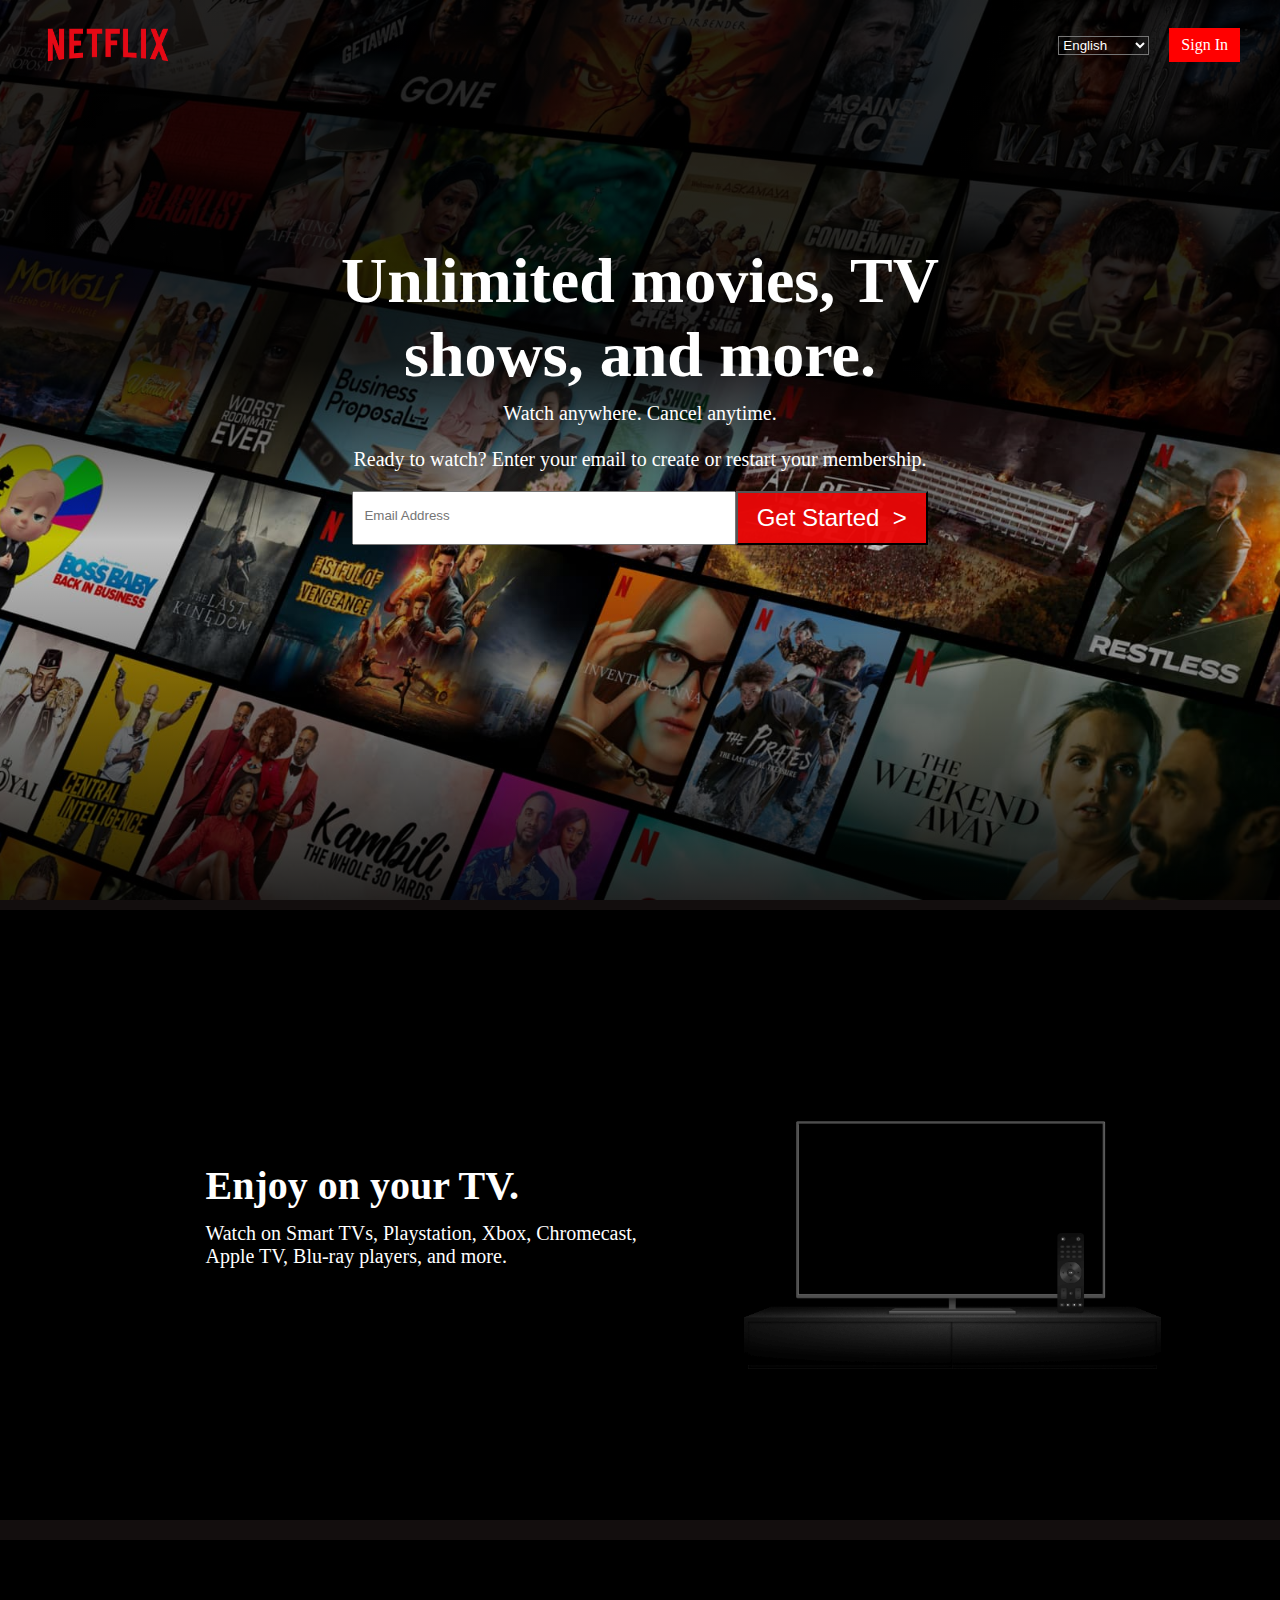
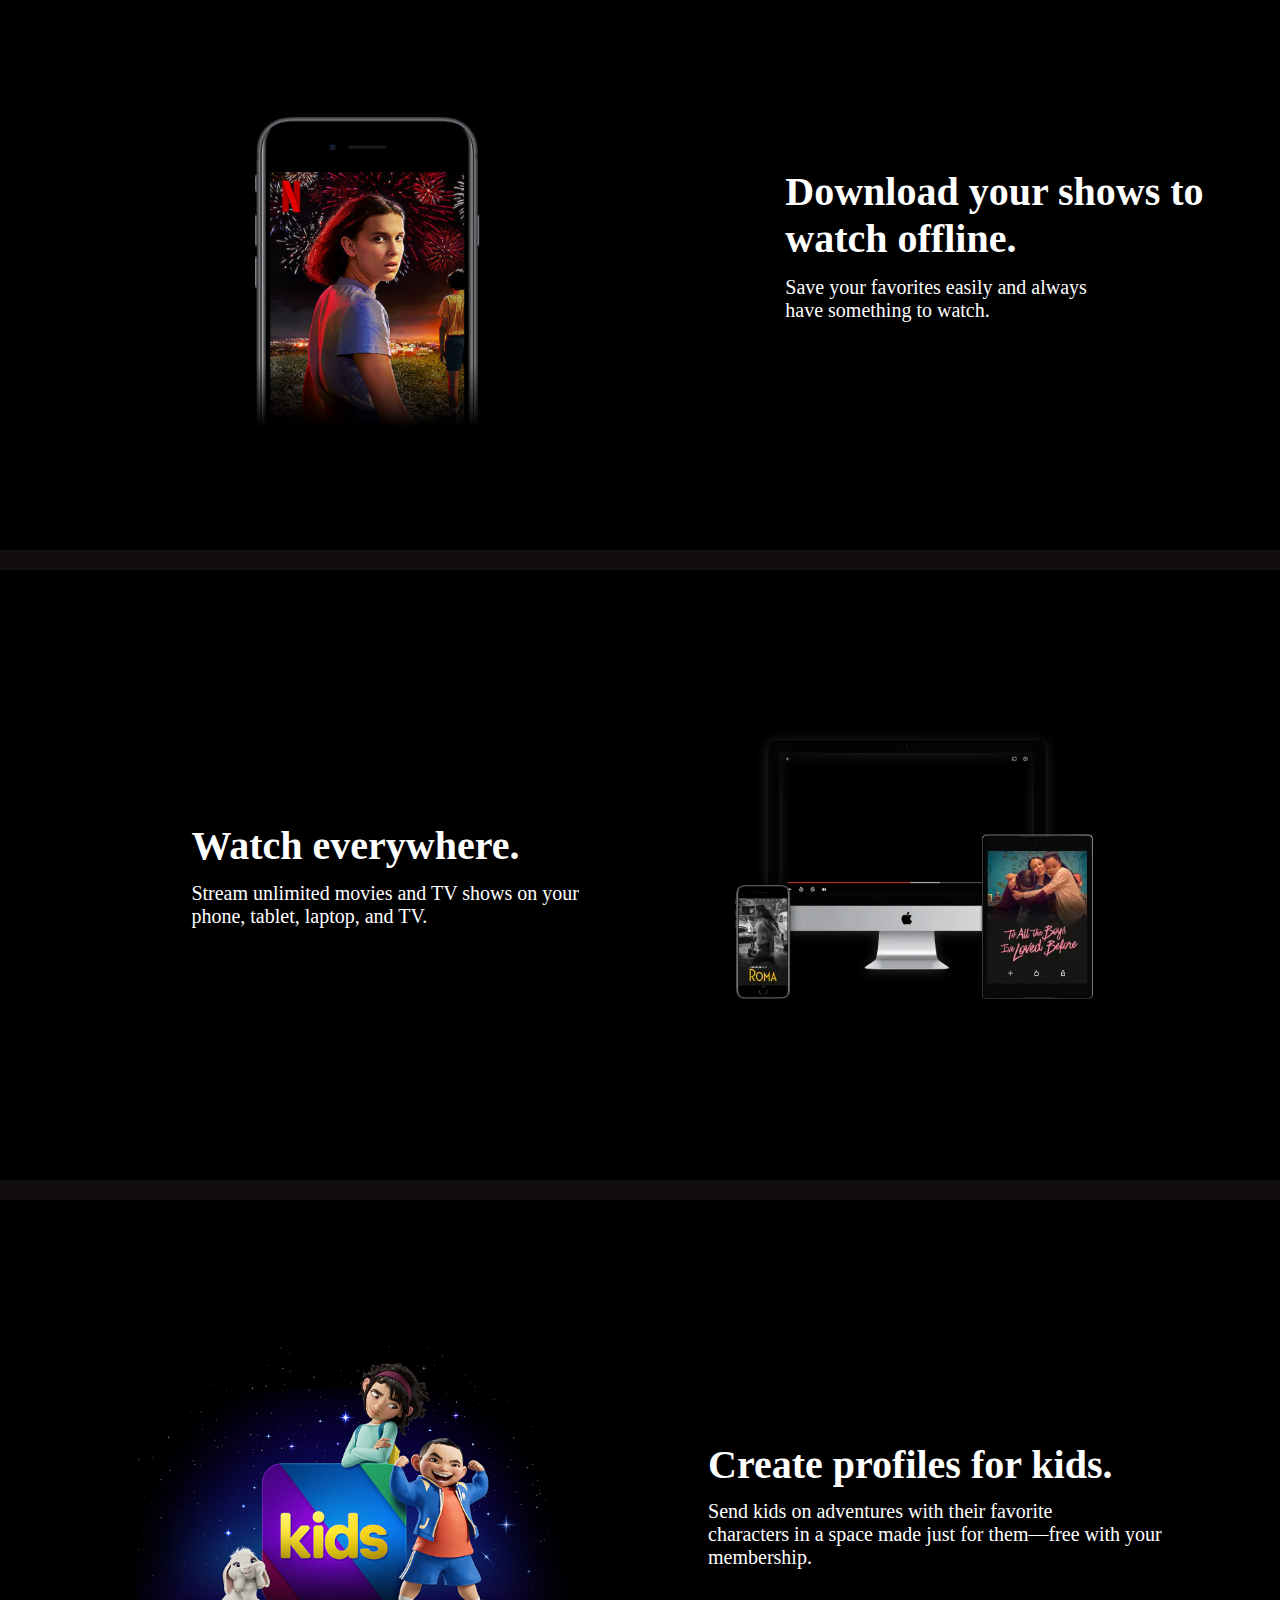
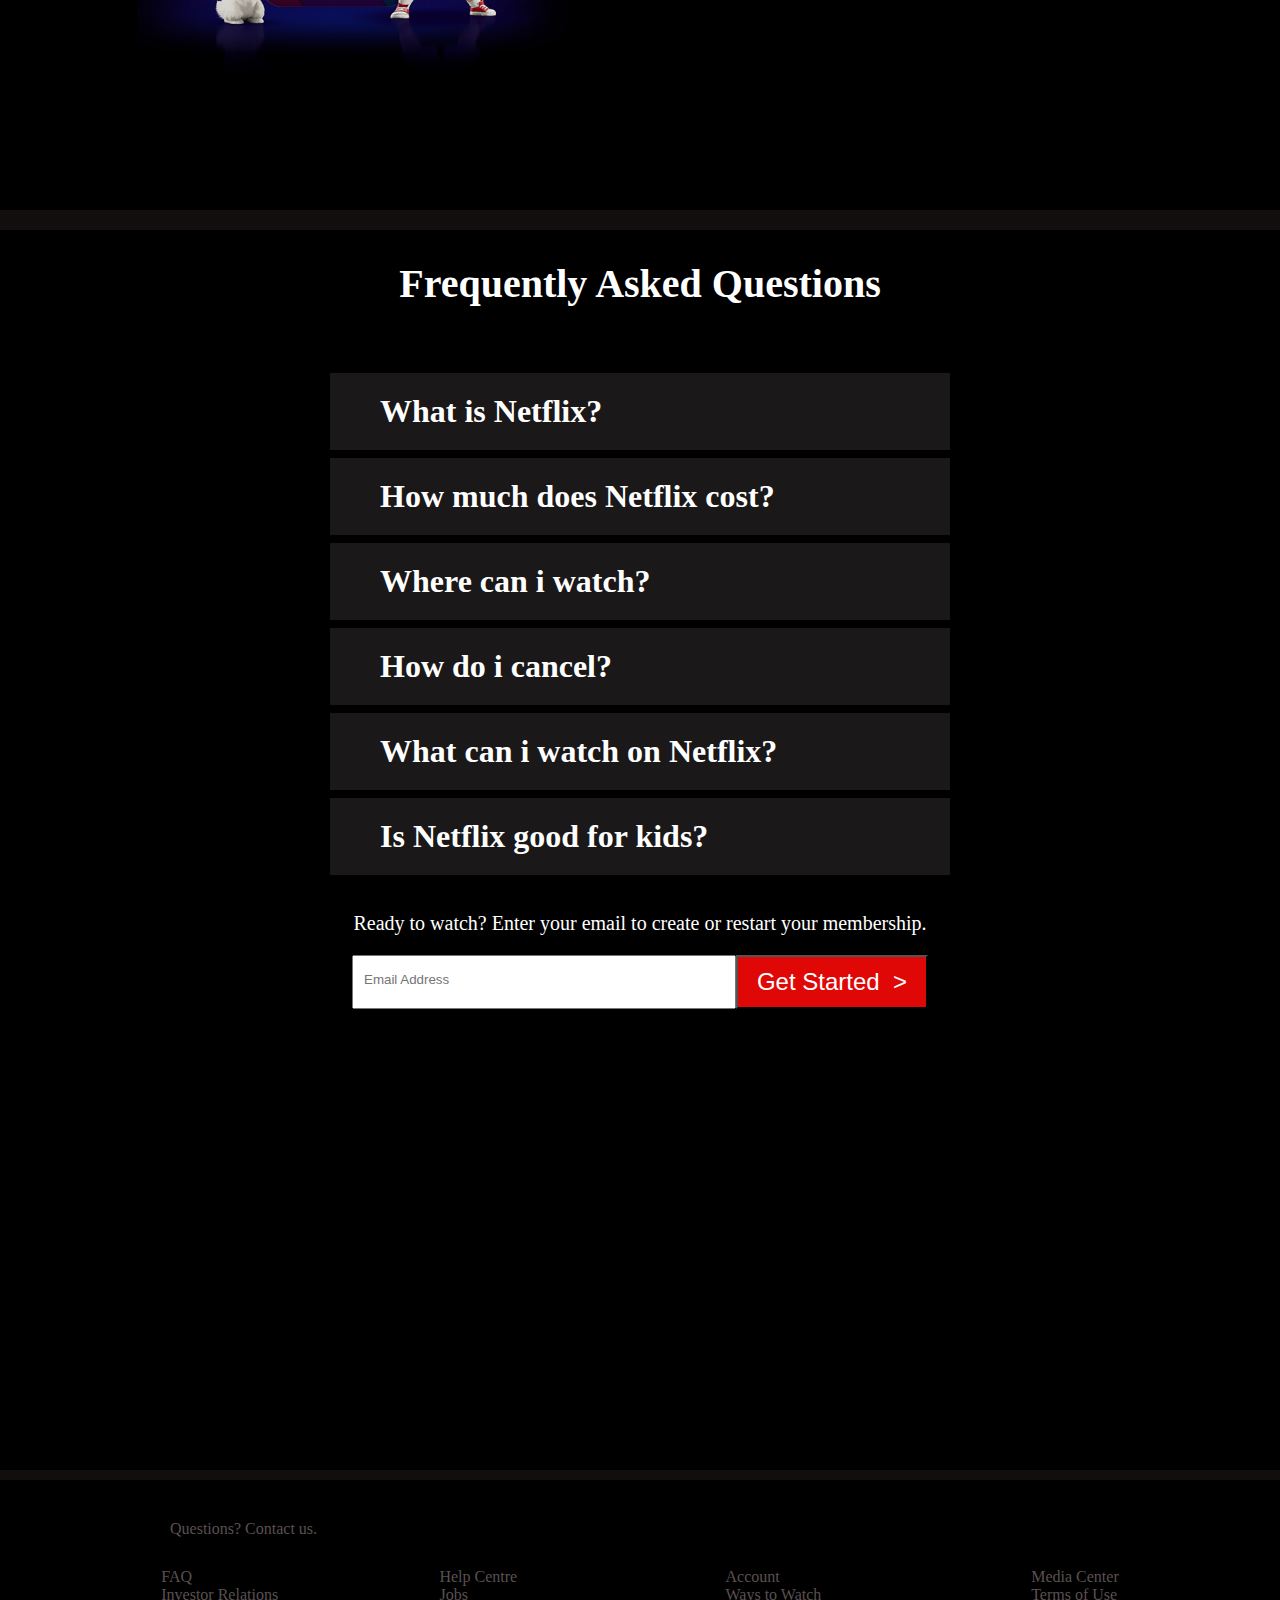
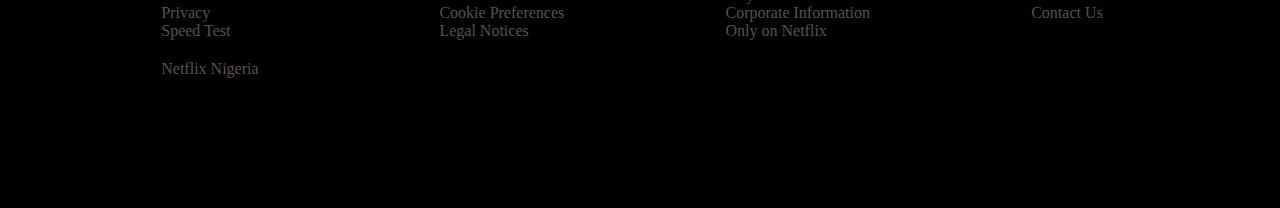
<file: index.html>
<!DOCTYPE html>
<html lang="en">
<head>
    <meta charset="UTF-8">
    <meta http-equiv="X-UA-Compatible" content="IE=edge">
    <meta name="viewport" content="width=device-width, initial-scale=1.0">
    <title>NETFLIX</title>
    <link rel="stylesheet" href="style.css">
</head>
<body>
    <main>
        <header>
            <!-- Netflix logo -->
            <div class="logo">
                <img src="./img/netflix logo.png" alt="myLogo">
            </div>
            <!-- ?End of Netflix logo -->

            <!-- Right Header -->
            <div class="sign">
                <select>
                    <option>English</option>
                    <option>Nederlands</option>
                </select>
                <a href="./sign-in.html" target="_blank">Sign In</a>
            </div>
            <!-- End of Right Header -->

        </header>

        <!-- Section -->
        <section class="sec1">
            <div class="section-1">
                <h1>Unlimited movies, TV</h1>
                <h1>shows, and more.</h1>
            </div>
            <div class="section-p">
                <p>Watch anywhere. Cancel anytime.</p>
                <br>
                <p>Ready to watch? Enter your email to create or restart your membership.</p>
            </div>

            <!-- Form -->
                <form class="input">

                <input type="email" placeholder="Email Address" class="email">
                <input type="button" value="Get Started  >" class="button">
                
                </form>
            <!-- End of Form -->
            
        </section>
        <!-- End of Section -->

        <!-- SECTION 2 -->
        <section class="sec2">
            <div>
                <h2 class="text1">
                Enjoy on your TV.
                </h2>

                <p class="para1">
                    Watch on Smart TVs, Playstation, Xbox, Chromecast, Apple TV, Blu-ray players, and more.
                </p>
            </div>

            <div class="tv">
                <img src="./img/tv.png" alt="">
            </div>
        </section>
        <!-- SECTION 2 END -->

        <!-- SECTION 3 -->
        <section class="sec3">
            <div class="phone">
                <img src="./img/phone.jpg" alt="">
            </div>
            <div>
                <h2 class="text2">
                    Download your shows to watch offline.
                </h2>
        
                <p class="para2">
                    Save your favorites easily and always <br> have something to watch.
                </p>
            </div>
        </section>
        <!-- SECTION 3 END -->

        <!-- SECTION 4 -->
        <section class="sec4">
            <div>
                <h2 class="text3">
                    Watch everywhere.
                </h2>
        
                <p class="para3">
                    Stream unlimited movies and TV shows on your phone, tablet, laptop, and TV.
                </p>
            </div>
        
            <div class="tv2">
                <img src="./img/device-pile.png" alt="">
            </div>
        </section>
        <!-- SECTION 4 END -->

        <!-- SECTION 5 -->
        <section class="sec5">
            <div class="kids">
                <img src="./img/kids.png" alt="">
            </div>
            <div>
                <h2 class="text4">
                    Create profiles for kids.
                </h2>
        
                <p class="para4">
                    Send kids on adventures with their favorite <br> characters in a space made just for them—free with your membership.
                </p>
            </div>
        </section>
        <!-- SECTION 5 END -->

        <!-- SECTION 6 -->
        <section>
            <div class="sec6">
                <h1 class="questions">Frequently Asked Questions</h1>
                
                <div class="head-text">
                    <h1 class="text5"><a href=""></a>What is Netflix?</h1>
                    <h1 class="text6">How much does Netflix cost?</h1>
                    <h1 class="text7">Where can i watch?</h1>
                    <h1 class="text8">How do i cancel?</h1>
                    <h1 class="text9">What can i watch on Netflix?</h1>
                    <h1 class="text10">Is Netflix good for kids?</h1>
                </div>

                <div class="section-p">
                    <p>Ready to watch? Enter your email to create or restart your membership.</p>
                </div>
                
                <!-- Form -->
                <form class="input">
                
                    <input type="email" placeholder="Email Address" class="email">
                    <input type="button" value="Get Started  >" class="button">
                
                </form>
                <!-- End of Form -->
            </div>
        </section>

        <!-- FOOTER -->
        <footer>
                <div class="text11">
                    <p><a href="https://help.netflix.com/en/contactus" target="_blank" class="a1">Questions? Contact us.</a></p>
                </div>

            <div class="footer">
                <div class="faq">
                    <p><a href="https://help.netflix.com/support/412" class="a2" target="_blank">FAQ</a></p>
                    <p><a href="http://ir.netflix.com/" class="a2" target="_blank">Investor Relations</a></p>
                    <p><a href="https://help.netflix.com/legal/privacy" class="a2" target="_blank">Privacy</a></p>
                    <p><a href="https://fast.com/" class="a2" target="_blank">Speed Test</a></p>
                    <p class="text12">Netflix Nigeria</p>
                </div>

                <div class="faq">
                    <p><a href="https://help.netflix.com/" class="a2" target="_blank">Help Centre</a></p>
                    <p><a href="https://jobs.netflix.com/jobs" class="a2" target="_blank">Jobs</a></p>
                    <p><a href="https://www.netflix.com/ng/#" class="a2" target="_blank">Cookie Preferences</a></p>
                    <p><a href="https://help.netflix.com/legal/notices" class="a2" target="_blank">Legal Notices</a></p>
                </div>

                <div class="faq">
                    <p><a href="https://www.netflix.com/youraccount" class="a2" target="_blank">Account</a></p>
                    <p><a href="https://www.netflix.com/watch" class="a2" target="_blank">Ways to Watch</a></p>
                    <p><a href="https://help.netflix.com/legal/corpinfo" class="a2" target="_blank">Corporate Information</a></p>
                    <p><a href="https://www.netflix.com/ng/browse/genre/839338" class="a2" target="_blank">Only on Netflix</a></p>
                </div>

                <div class="faq">
                    <p><a href="https://media.netflix.com/" class="a2" target="_blank">Media Center</a></p>
                    <p><a href="https://help.netflix.com/legal/termsofuse" class="a2" target="_blank">Terms of Use</a></p>
                    <p><a href="https://help.netflix.com/contactus" class="a2" target="_blank">Contact Us</a></p>
                </div>

        </footer>

    </main>
</body>
</html>
</file>
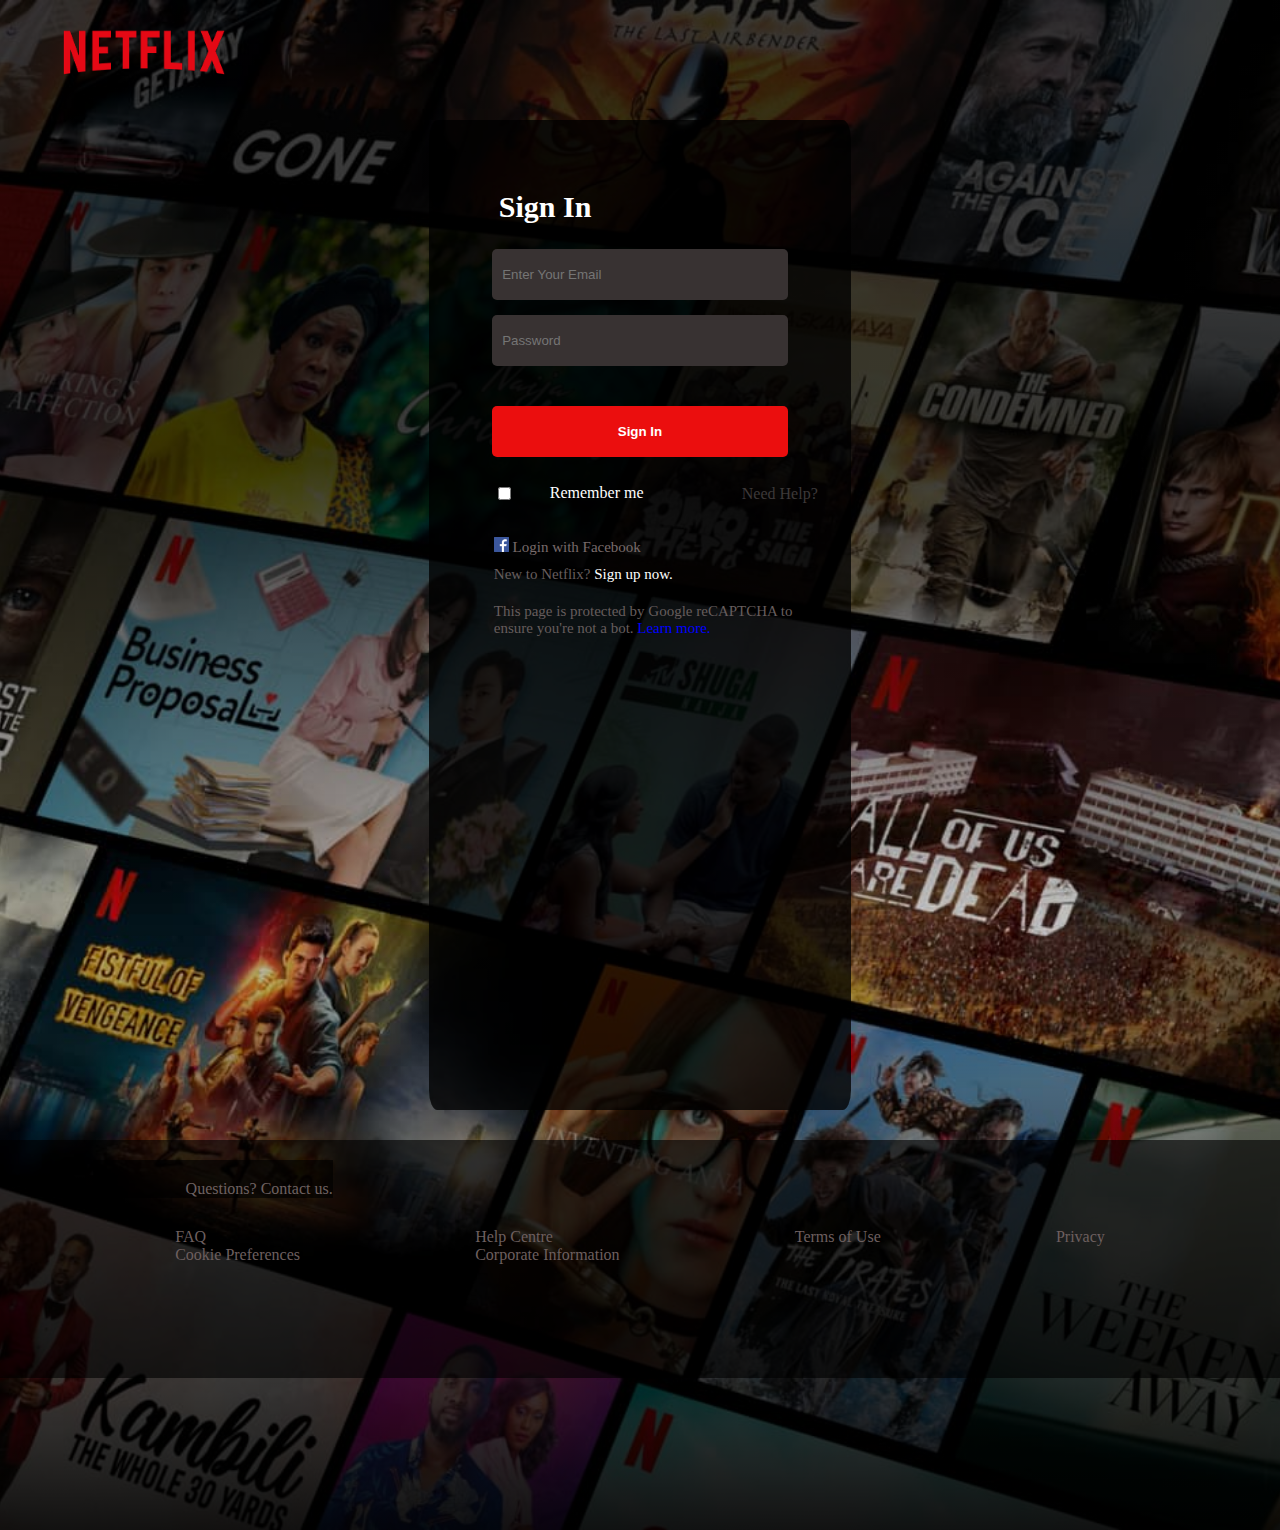
<file: sign-in.html>
<!DOCTYPE html>
<html lang="en">
<head>
    <meta charset="UTF-8">
    <meta http-equiv="X-UA-Compatible" content="IE=edge">
    <meta name="viewport" content="width=device-width, initial-scale=1.0">
    <title>Sign-In</title>
    <link rel="stylesheet" href="sign-in.css">
</head>
<body>
    <!-- Netflix logo -->
            <header>
                <!-- Netflix logo -->
                <div class="logo">
                    <img src="./img/netflix logo.png" alt="myLogo">
                </div>
    <!-- ?End of Netflix logo -->
            </header>

            <section>
                <h1>Sign In</h1>

                <div class="form">
                    <input type="email" placeholder="Enter Your Email">
                    <input type="password" placeholder="Password">
                    <input type="button" value="Sign In" class="sign-in">
                </div>

               <div class="remember">
                   <div class="check">
                    <input type="checkbox">
                    <label>Remember me</label>
                   </div>
                   <div class="help">
                       <a href="#">Need Help?</a> 
                   </div>
               </div> 

               <div class="fb">
                   <img src="./img/fb.png" alt="fb">
                   <a href="#">Login with Facebook</a>
               </div>

               <div class="sign-up">
                   <p>New to Netflix? <a href="#">Sign up now.</a></p>
               </div>
               
               <div class="captcha">
                   <p>This page is protected by Google reCAPTCHA to ensure you're not a bot. <a href="#">Learn more.</a></p>
               </div>

            </section>

            <!-- FOOTER -->
            <footer>
                <div class="text11">
                    <p><a href="https://help.netflix.com/en/contactus" target="_blank" class="a1">Questions? Contact us.</a></p>
                </div>
            
                <div class="footer">
                    <div class="faq">
                        <p><a href="https://help.netflix.com/support/412" class="a2" target="_blank">FAQ</a></p>
                        <p><a href="https://www.netflix.com/ng/#" class="a2" target="_blank">Cookie Preferences</a></p>
                    </div>
            
                    <div class="faq">
                        <p><a href="https://help.netflix.com/" class="a2" target="_blank">Help Centre</a></p>
                        <p><a href="https://help.netflix.com/legal/corpinfo" class="a2" target="_blank">Corporate Information</a>
                        </p>
                        
                    </div>
            
                    <div class="faq">
                        <p><a href="https://help.netflix.com/legal/termsofuse" class="a2" target="_blank">Terms of Use</a></p>
                        
                    </div>
            
                    <div class="faq">
                        <p><a href="https://help.netflix.com/legal/privacy" class="a2" target="_blank">Privacy</a></p>
                    </div>
            
            </footer>

        </main>

</body>
</html>
</file>
<file: style.css>
* {
  margin: 0;
  padding: 0;
  box-sizing: border-box;
}
/* Main */
main {
  border: 2px solid #00000;
  height: 100vh;
  background-image: linear-gradient(
      to top,
      rgba(0, 0, 0, 0.8) 0,
      rgba(0, 0, 0, 0) 40%,
      rgba(0, 0, 0, 0.8) 60%
    ),
    url(./img/Netf.jpg);
  background-size: cover;
  background-position: center center;
  background-repeat: no-repeat;
}

/* Header */
header {
  height: 10vh;
  /* border: 2px solid blue; */
  display: flex;
  justify-content: space-between;
  align-items: center;
}

/* Netflix logo */
.logo img {
  width: 30%;
  display: flex;
  justify-content: flex-start;
  align-items: center;
  flex: 1;
}

/* Right Header */
.sign {
  /* border: 2px solid yellow; */
  display: flex;
  justify-content: flex-end;
  align-items: center;
  margin-right: 20px;
  flex: 1;
}

.sign a {
  color: white;
  text-decoration: none;
  background-color: red;
  padding: 8px 12px;
  margin-right: 20px;
}

/* Drop box */
select {
  background-color: transparent;
  color: white;
  margin-right: 20px;
}

option {
  background-color: black;
}

/* Section 1*/
.sec1 {
  height: 90vh;
  border: 0.2px solid transparent;
}

.section-1 {
  margin-top: 12%;
  color: white;
  text-align: center;
  font-size: 2rem;
  font-weight: 400;
}

.section-p {
  font-size: 20px;
  color: white;
  text-align: center;
  margin-top: 10px;
}

/* Form */
.input {
  display: flex;
  justify-content: center;
  margin-top: 20px;
  border: none;
  outline: none;
}

.email {
  width: 30%;
  padding-left: 10px;
  padding-top: 15px;
  padding-bottom: 20px;
}

.button {
  background-color: rgba(233, 7, 7, 0.959);
  color: white;
  padding: 15mm px 10px;
  width: 15%;
  font-size: 1.5em;
}

.button:hover {
  cursor: pointer;
}
/* End of section 1 */

/* Section 2 */
.sec2 {
  height: 70vh;
  border-top: 10px solid rgb(19, 14, 14);
  border-bottom: 10px solid rgb(19, 14, 14);
  background-color: black;
  display: flex;
  justify-content: space-around;
  align-items: center;
  flex: 1;
}

.text1 {
  color: white;
  display: flex;
  justify-content: flex-start;
  font-size: 40px;
  margin-left: 30%;
}

.para1 {
  color: white;
  display: flex;
  justify-content: flex-start;
  align-items: center;
  font-size: 20px;
  margin-left: 30%;
  margin-top: 2%;
}

.tv img {
  width: 70%;
  display: flex;
  justify-content: flex-start;
  margin-left: 10%;
}
/* END OF SECTION 2 */

/* SECTION 3 */

.sec3 {
  height: 70vh;
  /* border: 2px solid yellow; */
  background-color: black;
  display: flex;
  justify-content: space-around;
  align-items: center;
  border-top: 10px solid rgb(19, 14, 14);
  border-bottom: 10px solid rgb(19, 14, 14);
  flex: 1;
}

.phone img {
  width: 80%;
  display: flex;
  justify-content: flex-end;
  margin-left: 20%;
}

.text2 {
  color: white;
  display: flex;
  justify-content: flex-start;
  font-size: 40px;
  margin-left: 20%;
  padding-left: 40px;
  /* border: 2px solid yellow; */
}

.para2 {
  color: white;
  display: flex;
  justify-content: flex-start;
  align-items: center;
  font-size: 20px;
  margin-left: 20%;
  margin-top: 2%;
  padding-left: 40px;
  /* border: 2px solid green; */
}
/* END OF SECTION 3 */

/* SECTION 4 */
.sec4 {
  height: 70vh;
  border-top: 10px solid rgb(19, 14, 14);
  border-bottom: 10px solid rgb(19, 14, 14);
  background-color: black;
  display: flex;
  justify-content: space-around;
  align-items: center;
  flex: 1;
}

.text3 {
  color: white;
  display: flex;
  justify-content: flex-start;
  font-size: 40px;
  margin-left: 30%;
}

.para3 {
  color: white;
  display: flex;
  justify-content: flex-start;
  align-items: center;
  font-size: 20px;
  margin-left: 30%;
  margin-top: 2%;
}

.tv2 img {
  width: 65%;
  display: flex;
  justify-content: flex-start;
  margin-left: 10%;
}
/* END OF SECTION 4 */

/* SECTION 5 */
.sec5 {
  height: 70vh;
  /* border: 2px solid yellow; */
  background-color: black;
  display: flex;
  justify-content: space-around;
  align-items: center;
  border-top: 10px solid rgb(19, 14, 14);
  border-bottom: 10px solid rgb(19, 14, 14);
  flex: 1;
}

.kids img {
  width: 70%;
  display: flex;
  justify-content: flex-end;
  margin-left: 20%;
}

.text4 {
  color: white;
  display: flex;
  justify-content: flex-start;
  font-size: 40px;
  margin-right: 15%;
  padding-left: 40px;
  /* border: 2px solid yellow; */
}

.para4 {
  color: white;
  display: flex;
  justify-content: flex-start;
  align-items: center;
  font-size: 20px;
  margin-right: 15%;
  margin-top: 2%;
  padding-left: 40px;
  /* border: 2px solid green; */
}
/* END OF SECTION 5 */

/* SECTION 6 */
.sec6 {
  height: 140vh;
  /* border: 2px solid yellow; */
  background-color: black;
  border-top: 10px solid rgb(19, 14, 14);
  border-bottom: 10px solid rgb(19, 14, 14);
  color: white;
  text-align: center;
}

.questions {
  text-align: center;
  margin-top: 30px;
  font-size: 40px;
}

.head-text {
  margin-top: 2%;
  margin-bottom: 1%;
  padding: 15px 10px;
  width: 50%;
  display: inline-block;
  justify-content: center;
  text-align: left;
}

.text5 {
  margin-top: 25px;
  background-color: rgb(26, 24, 24);
  padding: 20px 50px;
}

.text6 {
  background-color: rgb(26, 24, 24);
  margin-top: 8px;
  padding: 20px 50px;
}

.text7 {
  background-color: rgb(26, 24, 24);
  margin-top: 8px;
  padding: 20px 50px;
}

.text8 {
  background-color: rgb(26, 24, 24);
  margin-top: 8px;
  padding: 20px 50px;
}

.text9 {
  background-color: rgb(26, 24, 24);
  margin-top: 8px;
  padding: 20px 50px;
}

.text10 {
  background-color: rgb(26, 24, 24);
  margin-top: 8px;
  padding: 20px 50px;
}

/* FOOTER */

.text11,
.a1 {
  text-decoration: none;
  /* height: 50vh; */
  /* border: 2px solid yellow; */
  background-color: black;
  color: rgb(90, 80, 80);
  display: flex;
  justify-content: flex-start;
  padding-left: 85px;
  padding-top: 20px;
}

.a1:hover {
  text-decoration: underline;
}

.footer {
  height: 30vh;
  /* border: 2px solid yellow; */
  background-color: black;
  /* border-bottom: 10px solid rgb(19, 14, 14); */
  color: white;
  display: flex;
  justify-content: space-evenly;
  padding-top: 30px;
}

.faq .a2 {
  text-decoration: none;
  color: rgb(90, 80, 80);
  /* margin-top: 20px; */
}

.a2:hover {
  text-decoration: underline;
}

.text12 {
  margin-top: 20px;
  color: rgb(90, 80, 80);
}
</file>
<file: sign-in.css>
/* SIGN IN REG */
* {
  margin: 0;
  padding: 0;
  box-sizing: border-box;
}

body {
  border: 2px solid #00000;
  height: 170vh;
  background-image: linear-gradient(
      to top,
      rgba(0, 0, 0, 0.9) 0,
      rgba(0, 0, 0, 0) 40%,
      rgba(0, 0, 0, 0.7) 70%
    ),
    url(./img/Netf.jpg);
  background-size: cover;
  background-position: center center;
  background-repeat: no-repeat;
}

header {
  height: 10vh;
  display: flex;
  justify-content: start;
  align-items: center;
  /* border: 2px solid white; */
}

.logo img {
  width: 50%;
  display: flex;
  justify-content: flex-start;
  align-items: center;
  flex: 1;
  padding-top: 15px;
  padding-right: 10%;
}

section {
  /* border: 2px solid green; */
  background-color: rgba(0, 0, 0, 0.767);
  border-radius: 2%;
  width: 33%;
  height: 110vh;
  margin: 30px auto;
}

h1 {
  color: white;
  padding: 70px 0 0 70px;
  font-size: 30px;
}

.form {
  margin-top: 6%;
}

input {
  /* border: 2px solid blue; */
  display: block;
  justify-content: center;
  align-items: center;
  margin: 15px auto;
  width: 70%;
  padding: 18px 10px;
  border-radius: 5px;
  background-color: rgb(56, 50, 50);
  border: none;
  color: white;
}

.sign-in {
  margin-top: 2.5rem;
  background-color: rgb(235, 14, 14);
  color: white;
  font-weight: bold;
}

.remember {
  display: inline-flex;
  margin-left: 30px;
  color: white;
}

.check {
  display: inline-flex;
  justify-content: flex-end;
  /* margin-left: 2rem; */
  color: white;
}

label {
  display: inline-flex;
  justify-content: flex-start;
  /* margin-left: 10px; */
  width: 200px;
  padding-top: 12px;

  /* padding-right: 2rem; */
}

.help {
  margin-top: 13px;
  color: white;
  width: 200px;
  margin-left: 70px;
}

.help a {
  color: rgb(61, 57, 57);
  text-decoration: none;
}

.help:hover {
  text-decoration: underline;
}

.fb {
  margin-top: 20px;
  margin-left: 65px;
  font-size: 15px;
}

.fb img {
  width: 15px;
  margin-top: 2px;
}

.fb a {
  text-decoration: none;
  color: rgb(121, 107, 107);
  padding-bottom: 5px;
}

.fb:hover {
  text-decoration: underline;
}

.sign-up {
  margin-left: 65px;
  margin-top: 10px;
  font-size: 15px;
}
.sign-up p {
  color: rgb(102, 93, 93);
}

.sign-up a {
  text-decoration: none;
  color: white;
}

.sign-up a:hover {
  text-decoration: underline;
}

.captcha {
  width: 75%;
  margin-top: 20px;
  margin-left: 65px;
  font-size: 15px;
}
.captcha p {
  color: rgb(102, 93, 93);
}

.captcha a {
  text-decoration: none;
  color: blue;
}

.captcha:hover {
  text-decoration: underline;
}

/* FOOTER */

.text11,
.a1 {
  text-decoration: none;
  background-color: rgba(0, 0, 0, 0.623);
  color: rgb(110, 97, 97);
  display: flex;
  justify-content: flex-start;
  padding-left: 5.8rem;
  padding-top: 20px;
}

.a1:hover {
  text-decoration: underline;
}

.footer {
  height: 20vh;
  /* border: 2px solid yellow; */
  background-color: rgba(0, 0, 0, 0.623);
  /* border-bottom: 10px solid rgb(19, 14, 14); */
  color: white;
  display: flex;
  justify-content: space-evenly;
  padding-top: 30px;
}

.faq .a2 {
  text-decoration: none;
  color: rgb(109, 95, 95);
  /* margin-top: 20px; */
}

.a2:hover {
  text-decoration: underline;
}

.text12 {
  margin-top: 20px;
  color: rgb(90, 80, 80);
}
</file>
